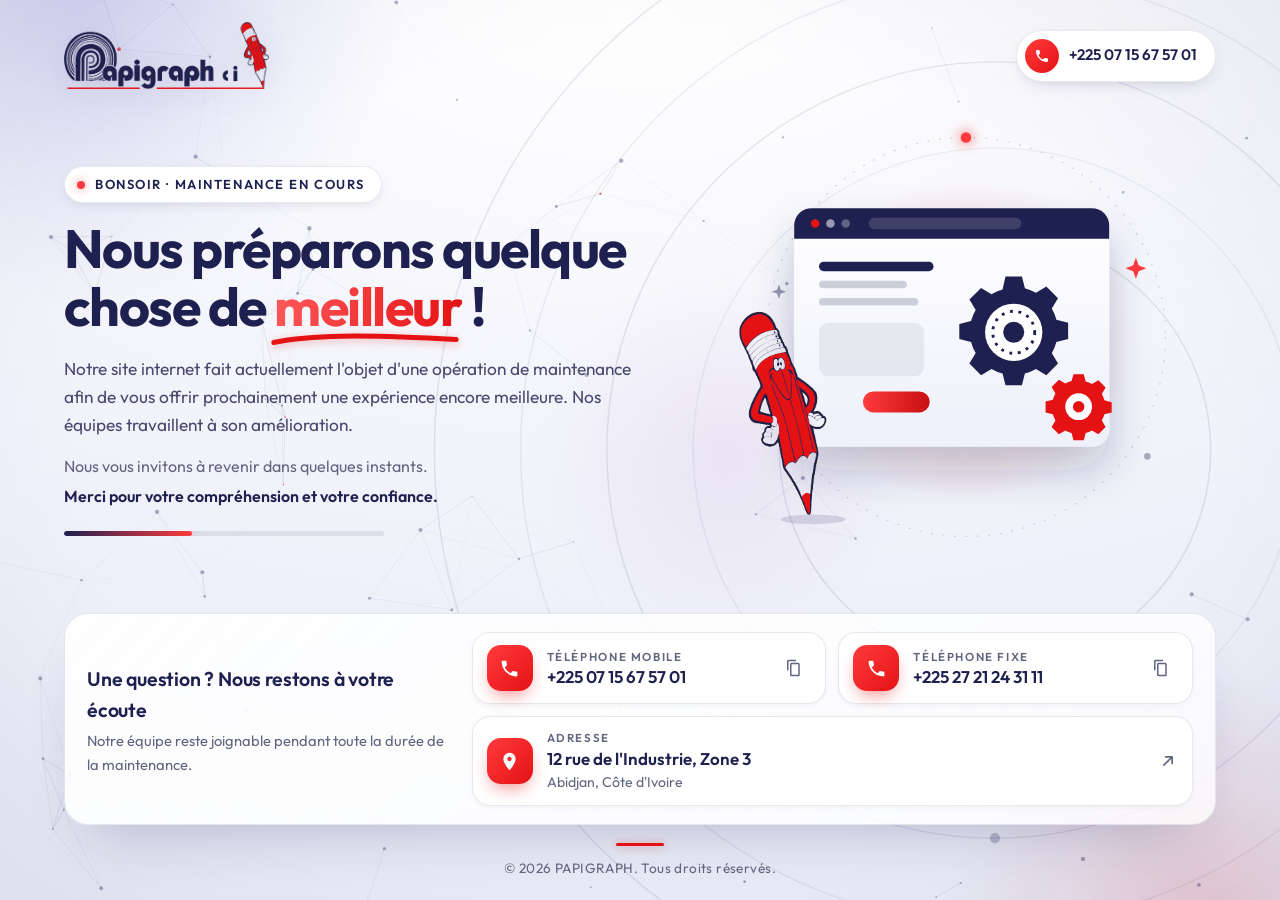
<file: index.html>
<!doctype html>
<html lang="fr">
<head>
  <meta charset="utf-8">
  <meta http-equiv="Content-Security-Policy" content="default-src 'self'; script-src 'self' 'sha256-AV9SrD7/dT5aFUNSB7tDu8uIsX/TkWcgGcZiML0Y3JE='; style-src 'self' 'unsafe-inline'; img-src 'self'; font-src 'self'; manifest-src 'self'; connect-src 'self'; object-src 'none'; base-uri 'self'; form-action 'none'; upgrade-insecure-requests">
  <meta name="referrer" content="strict-origin-when-cross-origin">
  <meta name="viewport" content="width=device-width, initial-scale=1, viewport-fit=cover">
  <title>PAPIGRAPH — Site en maintenance</title>
  <meta name="description" content="Le site de PAPIGRAPH fait actuellement l'objet d'une opération de maintenance. Nous restons joignables par téléphone au +225 07 15 67 57 01 ou au +225 27 21 24 31 11.">
  <meta name="theme-color" content="#F4F5FB">
  <meta name="color-scheme" content="light">
  <meta name="format-detection" content="telephone=no">

  <meta property="og:type" content="website">
  <meta property="og:site_name" content="PAPIGRAPH">
  <meta property="og:title" content="PAPIGRAPH — Nous préparons quelque chose de meilleur !">
  <meta property="og:description" content="Notre site internet est en maintenance. Merci pour votre compréhension et votre confiance.">
  <meta property="og:image" content="https://www.papigraph.com/assets/img/logo-papigraph.png">
  <meta property="og:locale" content="fr_FR">

  <link rel="icon" href="favicon.ico" sizes="any">
  <link rel="icon" type="image/png" sizes="32x32" href="assets/img/favicon-32.png">
  <link rel="apple-touch-icon" href="assets/img/apple-touch-icon.png">
  <link rel="manifest" href="site.webmanifest">

  <link rel="preload" href="assets/fonts/outfit-700.woff2" as="font" type="font/woff2" crossorigin>
  <link rel="preload" href="assets/fonts/outfit-400.woff2" as="font" type="font/woff2" crossorigin>
  <link rel="preload" as="image" href="assets/img/logo-papigraph.png">
  <link rel="stylesheet" href="assets/css/style.css">
  <script>
    /* L'intro de marque n'est jouée qu'une fois par visite */
    try { if (sessionStorage.getItem('pg-intro')) document.documentElement.className += ' intro-seen'; else sessionStorage.setItem('pg-intro', '1'); } catch (e) {}
  </script>
</head>
<body>
  <!-- ===== Intro de marque ===== -->
  <div class="intro" aria-hidden="true">
    <div class="intro__mark">
      <span class="intro__ring"></span>
      <span class="intro__ring"></span>
      <span class="intro__ring"></span>
      <img src="assets/img/logo-papigraph.png" width="918" height="301" alt="">
    </div>
  </div>

  <!-- ===== Décor d'arrière-plan ===== -->
  <div class="backdrop" aria-hidden="true">
    <div class="aurora aurora--1"></div>
    <div class="aurora aurora--2"></div>
    <div class="aurora aurora--3"></div>
    <svg class="rings" viewBox="0 0 800 800">
      <g fill="none" stroke="currentColor" stroke-linecap="round">
        <circle class="ring" style="--r:0" cx="400" cy="400" r="390" pathLength="1"/>
        <circle class="ring" style="--r:1" cx="400" cy="400" r="330" pathLength="1"/>
        <circle class="ring" style="--r:2" cx="400" cy="400" r="270" pathLength="1"/>
        <circle class="ring" style="--r:3" cx="400" cy="400" r="210" pathLength="1"/>
        <circle class="ring" style="--r:4" cx="400" cy="400" r="150" pathLength="1"/>
      </g>
      <g class="rings__dots" fill="currentColor">
        <circle cx="400" cy="10" r="4"/>
        <circle cx="730" cy="400" r="3"/>
        <circle cx="400" cy="670" r="3.5"/>
      </g>
    </svg>
    <canvas class="particles"></canvas>
    <div class="spotlight"></div>
    <div class="vignette"></div>
  </div>

  <div class="page">
    <!-- ===== Logo ===== -->
    <header class="brand reveal" style="--d:0">
      <img class="brand__logo" src="assets/img/logo-papigraph.png" width="918" height="301"
           alt="PAPIGRAPH" fetchpriority="high">
      <a class="brand__call" href="tel:+2250715675701">
        <span class="brand__call-icon"><svg viewBox="0 0 24 24" aria-hidden="true"><path d="M6.6 10.8a15.2 15.2 0 0 0 6.6 6.6l2.2-2.2a1 1 0 0 1 1-.25 11.4 11.4 0 0 0 3.6.57 1 1 0 0 1 1 1V20a1 1 0 0 1-1 1A17 17 0 0 1 3 4a1 1 0 0 1 1-1h3.5a1 1 0 0 1 1 1c0 1.25.2 2.45.57 3.57a1 1 0 0 1-.25 1z"/></svg></span>
        +225 07 15 67 57 01
      </a>
    </header>

    <!-- ===== Message ===== -->
    <main class="hero">
      <section class="hero__text">
        <p class="status reveal" style="--d:1">
          <span class="status__dot" aria-hidden="true"></span>
          <span><span class="status__hello" data-greeting></span>Maintenance en cours</span>
        </p>

        <h1 class="title">
          <span class="w" style="--i:0">Nous</span>
          <span class="w" style="--i:1">préparons</span>
          <span class="w" style="--i:2">quelque</span>
          <span class="w" style="--i:3">chose</span>
          <span class="w" style="--i:4">de</span>
          <span class="w title__accent" style="--i:5">meilleur<svg class="title__brush" viewBox="0 0 300 24" preserveAspectRatio="none" aria-hidden="true"><path d="M4 16C60 6 140 4 296 12" pathLength="1"/></svg></span>&nbsp;<span class="w" style="--i:6">!</span>
        </h1>

        <p class="lead reveal" style="--d:5">
          Notre site internet fait actuellement l'objet d'une opération de maintenance afin de vous
          offrir prochainement une expérience encore meilleure. Nos équipes travaillent à son amélioration.
        </p>

        <p class="invite reveal" style="--d:6">
          Nous vous invitons à revenir dans quelques instants.
          <strong>Merci pour votre compréhension et votre confiance.</strong>
        </p>

        <div class="progress reveal" style="--d:7" role="img" aria-label="Opérations d'amélioration en cours">
          <span class="progress__bar"></span>
        </div>
      </section>

      <!-- ===== Illustration ===== -->
      <figure class="hero__art reveal" style="--d:3" aria-hidden="true">
        <div class="art-halo"></div>
        <svg class="orbit" viewBox="0 0 400 400">
          <circle cx="200" cy="200" r="190" fill="none" stroke="currentColor" stroke-dasharray="2 9"/>
          <circle class="orbit__dot" cx="200" cy="10" r="5"/>
        </svg>
        <div class="art-tilt">
          <svg class="art" viewBox="0 0 440 380">
            <defs>
              <linearGradient id="g-screen" x1="0" y1="0" x2="0" y2="1">
                <stop offset="0" stop-color="#ffffff"/>
                <stop offset="1" stop-color="#EEF0FA"/>
              </linearGradient>
              <linearGradient id="g-bar" x1="0" y1="0" x2="1" y2="0">
                <stop offset="0" stop-color="#FF3B3D"/>
                <stop offset="1" stop-color="#C70F11"/>
              </linearGradient>
              <filter id="f-shadow" x="-20%" y="-20%" width="140%" height="160%">
                <feDropShadow dx="0" dy="24" stdDeviation="22" flood-color="#1E204F" flood-opacity=".22"/>
              </filter>
            </defs>

            <!-- Fenêtre de navigateur -->
            <g filter="url(#f-shadow)">
              <rect x="40" y="40" width="330" height="250" rx="18" fill="url(#g-screen)"/>
            </g>
            <path d="M58 40h294a18 18 0 0 1 18 18v14H40V58a18 18 0 0 1 18-18z" fill="#1E204F"/>
            <circle cx="62" cy="56" r="4.5" fill="#E51214"/>
            <circle cx="78" cy="56" r="4.5" fill="#fff" fill-opacity=".55"/>
            <circle cx="94" cy="56" r="4.5" fill="#fff" fill-opacity=".3"/>
            <rect x="118" y="50" width="160" height="12" rx="6" fill="#fff" fill-opacity=".14"/>

            <!-- Contenu en reconstruction -->
            <rect class="build build--1" x="66" y="96" width="120" height="10" rx="5" fill="#1E204F"/>
            <rect class="build build--2" x="66" y="116" width="92" height="8" rx="4" fill="#1E204F" fill-opacity=".2"/>
            <rect class="build build--3" x="66" y="134" width="104" height="8" rx="4" fill="#1E204F" fill-opacity=".2"/>
            <rect class="art__skeleton" x="66" y="160" width="110" height="56" rx="10" fill="#1E204F" fill-opacity=".07"/>
            <rect class="build build--4" x="112" y="232" width="70" height="22" rx="11" fill="url(#g-bar)"/>

            <!-- Engrenages -->
            <g class="gear gear--big" transform="translate(270 170)">
              <g>
                <path fill="#1E204F" d="M-8.6-58.5h17.2l3.1 12.3a46 46 0 0 1 11.6 4.8l10.9-6.5 12.2 12.2-6.5 10.9a46 46 0 0 1 4.8 11.6l12.3 3.1v17.2l-12.3 3.1a46 46 0 0 1-4.8 11.6l6.5 10.9-12.2 12.2-10.9-6.5a46 46 0 0 1-11.6 4.8l-3.1 12.3H-8.6l-3.1-12.3a46 46 0 0 1-11.6-4.8l-10.9 6.5-12.2-12.2 6.5-10.9a46 46 0 0 1-4.8-11.6l-12.3-3.1V-8.6l12.3-3.1a46 46 0 0 1 4.8-11.6l-6.5-10.9 12.2-12.2 10.9 6.5a46 46 0 0 1 11.6-4.8z"/>
                <circle r="30" fill="#fff"/>
                <circle r="22" fill="none" stroke="#1E204F" stroke-width="3" stroke-dasharray="3 6"/>
                <circle r="11" fill="#1E204F"/>
              </g>
            </g>
            <g class="gear gear--small" transform="translate(338 248)">
              <g>
                <path fill="#E51214" d="M-5.4-34h10.8l2 7.6a27 27 0 0 1 6.5 2.7l6.8-4 7.6 7.6-4 6.8a27 27 0 0 1 2.7 6.5l7.6 2v10.8l-7.6 2a27 27 0 0 1-2.7 6.5l4 6.8-7.6 7.6-6.8-4a27 27 0 0 1-6.5 2.7l-2 7.6H-5.4l-2-7.6a27 27 0 0 1-6.5-2.7l-6.8 4-7.6-7.6 4-6.8a27 27 0 0 1-2.7-6.5l-7.6-2V-5.4l7.6-2a27 27 0 0 1 2.7-6.5l-4-6.8 7.6-7.6 6.8 4a27 27 0 0 1 6.5-2.7z"/>
                <circle r="14" fill="#fff"/>
                <circle r="6" fill="#E51214"/>
              </g>
            </g>

            <!-- Trait dessiné par la mascotte -->
            <path class="scribble" d="M68 362c34-12 64 8 98-2s56-20 92-8 50 8 70 0" fill="none" stroke="#1E204F" stroke-opacity=".75" stroke-width="3" stroke-linecap="round"/>
            <ellipse class="mascot-shadow" cx="60" cy="366" rx="34" ry="5" fill="#1E204F" fill-opacity=".14"/>
            <!-- Mascotte officielle PAPIGRAPH -->
            <g class="mascot">
              <image href="assets/img/mascotte.png" x="-18" y="148" width="92" height="213"/>
            </g>

            <!-- Étincelles -->
            <g class="spark spark--1"><path d="M398 92l3 8 8 3-8 3-3 8-3-8-8-3 8-3z" fill="#FF3B3D"/></g>
            <g class="spark spark--2"><path d="M24 120l2 5.5 5.5 2-5.5 2-2 5.5-2-5.5-5.5-2 5.5-2z" fill="#1E204F" fill-opacity=".45"/></g>
            <g class="spark spark--3"><circle cx="410" cy="300" r="3.5" fill="#1E204F" fill-opacity=".35"/></g>
          </svg>
        </div>
      </figure>
    </main>

    <!-- ===== Contact ===== -->
    <section class="contact reveal" style="--d:8" aria-labelledby="contact-title">
      <div class="contact__head">
        <h2 id="contact-title" class="contact__title">Une question&nbsp;? Nous restons à votre écoute</h2>
        <p class="contact__sub">Notre équipe reste joignable pendant toute la durée de la maintenance.</p>
      </div>
      <ul class="contact__list">
        <li class="card">
          <a class="card__main" href="tel:+2250715675701">
            <span class="card__icon" aria-hidden="true">
              <svg viewBox="0 0 24 24"><path d="M6.6 10.8a15.2 15.2 0 0 0 6.6 6.6l2.2-2.2a1 1 0 0 1 1-.25 11.4 11.4 0 0 0 3.6.57 1 1 0 0 1 1 1V20a1 1 0 0 1-1 1A17 17 0 0 1 3 4a1 1 0 0 1 1-1h3.5a1 1 0 0 1 1 1c0 1.25.2 2.45.57 3.57a1 1 0 0 1-.25 1z"/></svg>
            </span>
            <span class="card__body">
              <span class="card__label">Téléphone mobile</span>
              <span class="card__value">+225 07 15 67 57 01</span>
            </span>
          </a>
          <button class="card__btn" type="button" data-copy="+225 07 15 67 57 01" aria-label="Copier le numéro de téléphone mobile" title="Copier le numéro">
            <svg viewBox="0 0 24 24" aria-hidden="true"><path d="M16 1H6a2 2 0 0 0-2 2v12h2V3h10V1zm3 4H10a2 2 0 0 0-2 2v14a2 2 0 0 0 2 2h9a2 2 0 0 0 2-2V7a2 2 0 0 0-2-2zm0 16H10V7h9v14z"/></svg>
          </button>
        </li>
        <li class="card">
          <a class="card__main" href="tel:+2252721243111">
            <span class="card__icon" aria-hidden="true">
              <svg viewBox="0 0 24 24"><path d="M6.6 10.8a15.2 15.2 0 0 0 6.6 6.6l2.2-2.2a1 1 0 0 1 1-.25 11.4 11.4 0 0 0 3.6.57 1 1 0 0 1 1 1V20a1 1 0 0 1-1 1A17 17 0 0 1 3 4a1 1 0 0 1 1-1h3.5a1 1 0 0 1 1 1c0 1.25.2 2.45.57 3.57a1 1 0 0 1-.25 1z"/></svg>
            </span>
            <span class="card__body">
              <span class="card__label">Téléphone fixe</span>
              <span class="card__value">+225 27 21 24 31 11</span>
            </span>
          </a>
          <button class="card__btn" type="button" data-copy="+225 27 21 24 31 11" aria-label="Copier le numéro de téléphone fixe" title="Copier le numéro">
            <svg viewBox="0 0 24 24" aria-hidden="true"><path d="M16 1H6a2 2 0 0 0-2 2v12h2V3h10V1zm3 4H10a2 2 0 0 0-2 2v14a2 2 0 0 0 2 2h9a2 2 0 0 0 2-2V7a2 2 0 0 0-2-2zm0 16H10V7h9v14z"/></svg>
          </button>
        </li>
        <li class="card card--wide">
          <a class="card__main" href="https://www.google.com/maps/search/?api=1&amp;query=12%20rue%20de%20l%27Industrie%2C%20Zone%203%2C%20Abidjan%2C%20C%C3%B4te%20d%27Ivoire"
             target="_blank" rel="noopener">
            <span class="card__icon" aria-hidden="true">
              <svg viewBox="0 0 24 24"><path d="M12 2a7 7 0 0 0-7 7c0 5.25 7 13 7 13s7-7.75 7-13a7 7 0 0 0-7-7zm0 9.5A2.5 2.5 0 1 1 12 6.5a2.5 2.5 0 0 1 0 5z"/></svg>
            </span>
            <span class="card__body">
              <span class="card__label">Adresse</span>
              <span class="card__value card__value--wrap">12 rue de l'Industrie, Zone&nbsp;3</span>
              <span class="card__hint">Abidjan, Côte d'Ivoire</span>
            </span>
            <span class="card__arrow" aria-hidden="true">
              <svg viewBox="0 0 24 24"><path d="M7 17L17 7M9 7h8v8" fill="none" stroke="currentColor" stroke-width="2" stroke-linecap="round" stroke-linejoin="round"/></svg>
            </span>
          </a>
        </li>
      </ul>
    </section>

    <footer class="footer reveal" style="--d:9">
      <span class="footer__line" aria-hidden="true"></span>
      <p>© 2026 PAPIGRAPH. Tous droits réservés.</p>
    </footer>
  </div>

  <a class="callbar" href="tel:+2250715675701">
    <svg viewBox="0 0 24 24" aria-hidden="true"><path d="M6.6 10.8a15.2 15.2 0 0 0 6.6 6.6l2.2-2.2a1 1 0 0 1 1-.25 11.4 11.4 0 0 0 3.6.57 1 1 0 0 1 1 1V20a1 1 0 0 1-1 1A17 17 0 0 1 3 4a1 1 0 0 1 1-1h3.5a1 1 0 0 1 1 1c0 1.25.2 2.45.57 3.57a1 1 0 0 1-.25 1z"/></svg>
    Appeler PAPIGRAPH
  </a>

  <div class="toast" role="status" aria-live="polite"></div>

  <script src="assets/js/main.js" defer></script>
</body>
</html>
</file>
<file: assets/css/style.css>
/* ==========================================================================
   PAPIGRAPH — Page de maintenance
   Couleurs extraites du logo officiel : bleu marine #1E204F · rouge #E51214
   ========================================================================== */

/* Police Outfit hébergée localement : 3 graisses statiques (compatibles avec tous les navigateurs) */
@font-face {
  font-family: "Outfit";
  font-style: normal;
  font-weight: 400;
  font-display: swap;
  src: url("../fonts/outfit-400.woff2") format("woff2");
}
@font-face {
  font-family: "Outfit";
  font-style: normal;
  font-weight: 600;
  font-display: swap;
  src: url("../fonts/outfit-600.woff2") format("woff2");
}
@font-face {
  font-family: "Outfit";
  font-style: normal;
  font-weight: 700;
  font-display: swap;
  src: url("../fonts/outfit-700.woff2") format("woff2");
}

:root {
  --navy: #1E204F;
  --navy-deep: #101137;
  --navy-abyss: #0A0B26;
  --indigo: #3B3F9E;
  --red: #E51214;
  --red-bright: #FF3B3D;

  --white: #FFFFFF;
  --ink: #1E204F;
  --text: #474A6E;
  --muted: #62657F;
  --bg: #F4F5FB;
  --glass: rgba(255, 255, 255, .78);
  --glass-strong: #FFFFFF;
  --glass-line: rgba(30, 32, 79, .10);

  --radius: 18px;
  --font: "Outfit", system-ui, -apple-system, "Segoe UI", Roboto, "Helvetica Neue", Arial, sans-serif;
  --ease: cubic-bezier(.22, .8, .24, 1);
  --ease-out: cubic-bezier(.16, 1, .3, 1);
}

*,
*::before,
*::after { box-sizing: border-box; }

html { -webkit-text-size-adjust: 100%; text-size-adjust: 100%; }

body {
  margin: 0;
  min-height: 100vh;
  min-height: 100dvh;
  font-family: var(--font);
  font-size: 1rem;
  line-height: 1.6;
  color: var(--text);
  background: var(--bg);
  -webkit-font-smoothing: antialiased;
  -moz-osx-font-smoothing: grayscale;
  overflow-x: hidden;
}

img, svg { display: block; max-width: 100%; }
a { color: inherit; }
::selection { background: var(--red); color: #fff; }

/* --------------------------------------------------------------------------
   Arrière-plan immersif
   -------------------------------------------------------------------------- */
.backdrop {
  position: fixed;
  inset: -24px;
  z-index: 0;
  overflow: hidden;
  pointer-events: none;
  background:
    radial-gradient(120% 90% at 50% 0%, #FFFFFF 0%, #F4F5FB 50%, #E9EBF7 100%);
  transform: translate3d(var(--px, 0), var(--py, 0), 0);
  transition: transform 1s var(--ease);
}

.aurora {
  position: absolute;
  border-radius: 50%;
  will-change: transform;
}
.aurora--1 {
  width: 52vmax; height: 52vmax;
  top: -26vmax; left: -18vmax;
  background: radial-gradient(circle, rgba(75, 82, 210, .22) 0%, rgba(75, 82, 210, .07) 40%, rgba(75, 82, 210, 0) 70%);
  animation: drift-1 24s ease-in-out infinite alternate;
}
.aurora--2 {
  width: 40vmax; height: 40vmax;
  bottom: -20vmax; right: -12vmax;
  background: radial-gradient(circle, rgba(229, 18, 20, .16) 0%, rgba(229, 18, 20, .05) 40%, rgba(229, 18, 20, 0) 70%);
  animation: drift-2 28s ease-in-out infinite alternate;
}
.aurora--3 {
  width: 30vmax; height: 30vmax;
  top: 30%; left: 42%;
  background: radial-gradient(circle, rgba(140, 60, 170, .08) 0%, rgba(140, 60, 170, 0) 70%);
  animation: drift-3 32s ease-in-out infinite alternate;
}

/* Anneaux concentriques : écho au monogramme « P » du logo */
.rings {
  position: absolute;
  width: min(1150px, 135vmax);
  height: auto;
  top: 50%; right: -20%;
  color: var(--navy);
  transform: translateY(-50%);
}
.rings > g:first-child { transform-origin: 400px 400px; animation: rotate 180s linear infinite; }
.ring {
  stroke-width: 1;
  stroke-opacity: .10;
  stroke-dasharray: 1;
  stroke-dashoffset: 1;
  animation: ring-draw 2.6s var(--ease-out) forwards;
  animation-delay: calc(var(--r) * 160ms + 200ms + var(--intro, 0s));
}
.ring:nth-child(2) { stroke-opacity: .07; }
.ring:nth-child(4) { stroke-opacity: .06; }
.rings__dots {
  opacity: .25;
  transform-origin: 400px 400px;
  animation: rotate 60s linear infinite;
}

.particles {
  position: absolute;
  inset: 0;
  width: 100%;
  height: 100%;
  opacity: 0;
  transition: opacity 1.6s var(--ease);
}
.particles.is-on { opacity: 1; }

.spotlight {
  position: absolute;
  inset: 0;
  opacity: 0;
  background: radial-gradient(520px circle at var(--mx, 50%) var(--my, 50%), rgba(90, 100, 230, .07), transparent 60%);
  transition: opacity .6s var(--ease);
}
.has-pointer .spotlight { opacity: 1; }

.vignette {
  position: absolute;
  inset: 0;
  background: radial-gradient(ellipse at center, transparent 60%, rgba(30, 32, 79, .06) 100%);
}

/* --------------------------------------------------------------------------
   Structure
   -------------------------------------------------------------------------- */
.page {
  position: relative;
  z-index: 1;
  width: 100%;
  max-width: 1200px;
  min-height: 100vh;
  min-height: 100dvh;
  margin: 0 auto;
  padding:
    max(26px, env(safe-area-inset-top))
    max(24px, env(safe-area-inset-right))
    max(20px, env(safe-area-inset-bottom))
    max(24px, env(safe-area-inset-left));
  display: flex;
  flex-direction: column;
  gap: clamp(22px, 3.6vh, 44px);
}

/* En-tête : logo + accès direct au téléphone */
.brand {
  display: flex;
  align-items: center;
  justify-content: space-between;
  gap: 16px;
}
.brand__logo {
  width: clamp(180px, 20vw, 250px);
  height: auto;
  filter: drop-shadow(0 6px 14px rgba(30, 32, 79, .10));
}
.brand__call {
  display: inline-flex;
  align-items: center;
  gap: 10px;
  padding: 8px 18px 8px 8px;
  font-size: .95rem;
  font-weight: 600;
  color: var(--navy);
  text-decoration: none;
  white-space: nowrap;
  background: #fff;
  border: 1px solid var(--glass-line);
  border-radius: 999px;
  box-shadow: 0 6px 18px -10px rgba(30, 32, 79, .35);
  transition: transform .35s var(--ease), box-shadow .35s var(--ease), color .35s var(--ease);
}
.brand__call:hover { transform: translateY(-2px); color: var(--red); box-shadow: 0 12px 26px -12px rgba(229, 18, 20, .45); }
.brand__call:focus-visible { outline: 2px solid var(--red); outline-offset: 3px; }
.brand__call-icon {
  display: grid;
  place-items: center;
  width: 34px; height: 34px;
  border-radius: 50%;
  background: linear-gradient(135deg, var(--red-bright), var(--red));
}
.brand__call-icon svg { width: 16px; height: 16px; fill: #fff; }
.brand__call:hover .brand__call-icon { animation: ring-phone .8s ease-in-out; }

/* Bloc principal */
.hero {
  flex: 1;
  display: grid;
  grid-template-columns: minmax(0, 1.08fr) minmax(0, .92fr);
  align-items: center;
  gap: clamp(24px, 5vw, 72px);
}

.status {
  display: inline-flex;
  align-items: center;
  gap: 10px;
  margin: 0 0 22px;
  padding: 7px 16px 7px 12px;
  font-size: .8125rem;
  font-weight: 600;
  letter-spacing: .12em;
  text-transform: uppercase;
  color: var(--navy);
  background: #fff;
  box-shadow: 0 4px 14px -6px rgba(30, 32, 79, .2);
  border: 1px solid var(--glass-line);
  border-radius: 999px;
}
.status__dot {
  position: relative;
  width: 8px; height: 8px;
  border-radius: 50%;
  background: var(--red-bright);
  box-shadow: 0 0 10px rgba(255, 59, 61, .6);
}
.status__dot::after {
  content: "";
  position: absolute;
  inset: -5px;
  border-radius: 50%;
  border: 2px solid var(--red-bright);
  opacity: 0;
  animation: ping 2.2s var(--ease) infinite;
}

/* Titre : apparition mot à mot */
.title {
  margin: 0 0 24px;
  font-size: clamp(2.1rem, 4.6vw, 3.7rem);
  font-weight: 700;
  line-height: 1.08;
  letter-spacing: -.028em;
  color: var(--ink);
  text-wrap: balance;
}
.w {
  display: inline-block;
  opacity: 0;
  filter: blur(6px);
  transform: translateY(.45em);
  animation: word-in .9s var(--ease-out) forwards;
  animation-delay: calc(var(--i) * 90ms + 350ms + var(--intro, 0s));
}
.title__accent {
  position: relative;
  white-space: nowrap;
  color: var(--red-bright);
  background: linear-gradient(100deg, #FF5A5C 0%, #E51214 45%, #FF3B3D 70%, #E51214 100%);
  background-size: 220% 100%;
  -webkit-background-clip: text;
          background-clip: text;
  -webkit-text-fill-color: transparent;
  animation: word-in .9s var(--ease-out) forwards, sheen 6s 2s ease-in-out infinite;
  animation-delay: calc(var(--i) * 90ms + 350ms + var(--intro, 0s)), 2s;
  padding-bottom: .04em;
}
.title__brush {
  position: absolute;
  left: -2%;
  bottom: -.2em;
  width: 104%;
  height: .32em;
  overflow: visible;
}
.title__brush path {
  fill: none;
  stroke: var(--red);
  stroke-width: 7;
  stroke-linecap: round;
  stroke-dasharray: 1;
  stroke-dashoffset: 1;
  filter: drop-shadow(0 3px 6px rgba(229, 18, 20, .3));
  animation: brush 1s var(--ease-out) forwards;
  animation-delay: calc(1.3s + var(--intro, 0s));
}

.lead {
  margin: 0 0 16px;
  max-width: 34em;
  font-size: clamp(1.02rem, 1.35vw, 1.15rem);
  font-weight: 400;
  color: var(--text);
  text-wrap: pretty;
}

.invite {
  margin: 0 0 30px;
  max-width: 34em;
  font-size: clamp(.98rem, 1.25vw, 1.06rem);
  color: var(--muted);
  text-wrap: pretty;
}
.invite strong {
  display: block;
  margin-top: 4px;
  font-weight: 600;
  color: var(--navy);
}

/* Barre de progression indéterminée */
.progress {
  position: relative;
  width: min(320px, 100%);
  height: 5px;
  overflow: hidden;
  border-radius: 999px;
  background: rgba(30, 32, 79, .09);
}
.progress__bar {
  position: absolute;
  top: 0; bottom: 0;
  width: 40%;
  border-radius: inherit;
  background: linear-gradient(90deg, var(--navy), var(--red-bright));
  box-shadow: 0 0 12px rgba(255, 59, 61, .45);
  animation: progress 2.2s var(--ease) infinite;
}

/* --------------------------------------------------------------------------
   Illustration
   -------------------------------------------------------------------------- */
.hero__art {
  position: relative;
  margin: 0;
  justify-self: center;
  width: 100%;
  max-width: 470px;
  aspect-ratio: 440 / 380;
}
.art-halo {
  position: absolute;
  inset: 4% 6% 10%;
  border-radius: 50%;
  background: radial-gradient(circle, rgba(110, 120, 255, .22) 0%, rgba(110, 120, 255, .08) 35%, rgba(229, 18, 20, .05) 50%, transparent 70%);
  animation: breathe 6s ease-in-out infinite;
}
.orbit {
  position: absolute;
  left: 50%; top: 46%;
  width: 104%;
  height: auto;
  color: rgba(30, 32, 79, .18);
  transform: translate(-50%, -50%);
  overflow: visible;
}
.orbit circle:first-child { transform-origin: 200px 200px; animation: rotate 90s linear infinite; }
.orbit__dot {
  fill: var(--red-bright);
  filter: drop-shadow(0 0 6px var(--red-bright));
  transform-origin: 200px 200px;
  animation: rotate 14s linear infinite;
}
.art-tilt {
  position: relative;
  transform: perspective(900px) rotateX(var(--rx, 0deg)) rotateY(var(--ry, 0deg));
  transition: transform .6s var(--ease);
  transform-style: preserve-3d;
}
.art { width: 100%; height: auto; overflow: visible; }

.gear > g { transform-box: fill-box; transform-origin: center; }
.gear--big > g   { animation: rotate 14s linear infinite; }
.gear--small > g { animation: rotate-rev 9.33s linear infinite; }

.build { transform-box: fill-box; transform-origin: left center; animation: build 5s var(--ease-out) infinite; }
.build--2 { animation-delay: .15s; }
.build--3 { animation-delay: .3s; }
.build--4 { animation-delay: .45s; }
.art__skeleton { animation: shimmer 2.6s ease-in-out infinite; }

.mascot {
  transform-box: fill-box;
  transform-origin: 85% 100%;
  animation: write 4.5s ease-in-out infinite;
}
.mascot-shadow { transform-box: fill-box; transform-origin: center; animation: shadow 4.5s ease-in-out infinite; }
.scribble {
  stroke-dasharray: 330;
  stroke-dashoffset: 330;
  animation: draw 4.5s var(--ease) infinite;
}
.spark { transform-box: fill-box; transform-origin: center; animation: twinkle 3.2s ease-in-out infinite; }
.spark--2 { animation-delay: 1.1s; }
.spark--3 { animation-delay: 2s; }

/* --------------------------------------------------------------------------
   Contact
   -------------------------------------------------------------------------- */
.contact {
  position: relative;
  display: grid;
  grid-template-columns: minmax(0, .8fr) minmax(0, 1.6fr);
  align-items: center;
  gap: 24px;
  padding: clamp(20px, 2.6vw, 28px);
  background: linear-gradient(135deg, rgba(255, 255, 255, .92), rgba(255, 255, 255, .78));
  border: 1px solid var(--glass-line);
  border-radius: calc(var(--radius) + 6px);
  box-shadow: 0 30px 60px -30px rgba(30, 32, 79, .28), inset 0 1px 0 #fff;
}
.contact__title {
  margin: 0 0 4px;
  font-size: clamp(1.05rem, 1.6vw, 1.22rem);
  font-weight: 600;
  letter-spacing: -.01em;
  color: var(--ink);
}
.contact__sub {
  margin: 0;
  font-size: .92rem;
  color: var(--muted);
}
.contact__list {
  list-style: none;
  margin: 0;
  padding: 0;
  display: grid;
  grid-template-columns: repeat(2, minmax(0, 1fr));
  gap: 12px;
}

.card {
  position: relative;
  display: flex;
  align-items: stretch;
  background: #fff;
  border: 1px solid var(--glass-line);
  border-radius: var(--radius);
  box-shadow: 0 2px 8px -4px rgba(30, 32, 79, .12);
  transition: transform .4s var(--ease), background-color .4s var(--ease), border-color .4s var(--ease), box-shadow .4s var(--ease);
}
.card::before {
  /* Bordure lumineuse au survol */
  content: "";
  position: absolute;
  inset: -1px;
  border-radius: inherit;
  padding: 1px;
  background: linear-gradient(135deg, rgba(255, 59, 61, .9), rgba(120, 130, 255, .6) 60%, transparent);
  -webkit-mask: linear-gradient(#000 0 0) content-box, linear-gradient(#000 0 0);
  -webkit-mask-composite: xor;
          mask-composite: exclude;
  opacity: 0;
  transition: opacity .4s var(--ease);
  pointer-events: none;
}
.card:hover {
  transform: translateY(-3px);
  background: var(--glass-strong);
  box-shadow: 0 18px 40px -16px rgba(30, 32, 79, .35);
}
.card:hover::before { opacity: 1; }
.card--wide { grid-column: 1 / -1; }

.card__main {
  flex: 1;
  min-width: 0;
  display: flex;
  align-items: center;
  gap: 14px;
  padding: 14px 16px;
  text-decoration: none;
  border-radius: var(--radius);
}
.card__main:focus-visible,
.card__btn:focus-visible {
  outline: 2px solid var(--red-bright);
  outline-offset: 2px;
}
.card__icon {
  flex: none;
  display: grid;
  place-items: center;
  width: 46px; height: 46px;
  border-radius: 14px;
  background: linear-gradient(135deg, var(--red-bright), var(--red));
  box-shadow: 0 8px 18px -6px rgba(229, 18, 20, .55);
  transition: transform .4s var(--ease);
}
.card:hover .card__icon { transform: scale(1.06) rotate(-4deg); }
.card__icon svg { width: 21px; height: 21px; fill: #fff; }

.card__body { display: flex; flex-direction: column; min-width: 0; }
.card__label {
  font-size: .72rem;
  font-weight: 600;
  letter-spacing: .14em;
  text-transform: uppercase;
  color: var(--muted);
}
.card__value {
  white-space: nowrap;
  font-size: 1.06rem;
  font-weight: 600;
  color: var(--ink);
  line-height: 1.35;
}
.card__value--wrap { white-space: normal; }
.card__hint { font-size: .88rem; color: var(--muted); }

.card__arrow {
  flex: none;
  margin-left: auto;
  width: 20px; height: 20px;
  color: var(--muted);
  transition: transform .4s var(--ease), color .4s var(--ease);
}
.card:hover .card__arrow { color: var(--red); transform: translate(2px, -2px); }

.card__btn {
  flex: none;
  display: grid;
  place-items: center;
  width: 48px;
  margin: 8px 8px 8px 0;
  padding: 0;
  color: var(--muted);
  background: transparent;
  border: 1px solid transparent;
  border-radius: 12px;
  cursor: pointer;
  transition: color .3s var(--ease), background-color .3s var(--ease), border-color .3s var(--ease);
}
.card__btn svg { width: 18px; height: 18px; fill: currentColor; }
.card__btn:hover { color: var(--navy); background: rgba(30, 32, 79, .06); border-color: var(--glass-line); }

/* Notification « numéro copié » */
.toast {
  position: fixed;
  left: 50%;
  bottom: max(24px, env(safe-area-inset-bottom));
  z-index: 10;
  padding: 10px 18px;
  font-size: .92rem;
  font-weight: 600;
  color: #fff;
  background: var(--navy);
  border-radius: 999px;
  box-shadow: 0 16px 40px -12px rgba(30, 32, 79, .6);
  opacity: 0;
  transform: translate(-50%, 16px);
  transition: opacity .35s var(--ease), transform .35s var(--ease);
  pointer-events: none;
}
.toast:empty { display: none; }
.toast.is-visible { opacity: 1; transform: translate(-50%, 0); }

/* Barre d'appel fixe (mobile) */
.callbar {
  position: fixed;
  left: 50%;
  bottom: max(16px, env(safe-area-inset-bottom));
  z-index: 9;
  display: none;
  align-items: center;
  justify-content: center;
  gap: 10px;
  width: min(calc(100% - 32px), 360px);
  padding: 15px 22px;
  font-size: 1rem;
  font-weight: 600;
  color: #fff;
  text-decoration: none;
  background: linear-gradient(135deg, var(--red-bright), var(--red));
  border-radius: 999px;
  box-shadow: 0 14px 30px -10px rgba(229, 18, 20, .6), 0 0 0 4px rgba(255, 255, 255, .7);
  transform: translateX(-50%);
  transition: transform .45s var(--ease), opacity .45s var(--ease);
  animation: reveal-bar .8s var(--ease-out) both;
  animation-delay: calc(1.2s + var(--intro, 0s));
}
.callbar svg { width: 18px; height: 18px; fill: #fff; animation: ring-phone 1s ease-in-out 3s 2; }
.callbar.is-hidden { opacity: 0; transform: translate(-50%, 140%); pointer-events: none; }
@keyframes reveal-bar { from { opacity: 0; transform: translate(-50%, 140%); } to { opacity: 1; transform: translateX(-50%); } }

/* --------------------------------------------------------------------------
   Intro de marque (environ 1,3 s, une fois par visite)
   -------------------------------------------------------------------------- */
html:not(.intro-seen) { --intro: .8s; }
.intro {
  position: fixed;
  inset: 0;
  z-index: 50;
  display: grid;
  place-items: center;
  background: radial-gradient(circle at 50% 45%, #FFFFFF 0%, #F1F2FA 100%);
  animation: intro-out .45s .75s var(--ease) forwards;
  pointer-events: none;
}
.intro-seen .intro { display: none; }
.intro__mark {
  position: relative;
  display: grid;
  place-items: center;
  width: min(300px, 70vw);
  aspect-ratio: 918 / 301;
}
.intro__mark img {
  width: 100%; height: auto;
  animation: intro-mark .75s var(--ease-out) both;
}
.intro__ring {
  position: absolute;
  left: 50%; top: 50%;
  width: 340px; height: 340px;
  margin: -170px 0 0 -170px;
  border-radius: 50%;
  border: 2px solid var(--navy);
  opacity: 0;
  animation: intro-ring .9s var(--ease-out) forwards;
}
.intro__ring:nth-child(2) { border-color: var(--red); animation-delay: .1s; }
.intro__ring:nth-child(3) { animation-delay: .2s; }

/* --------------------------------------------------------------------------
   Pied de page
   -------------------------------------------------------------------------- */
.footer {
  display: flex;
  flex-direction: column;
  align-items: center;
  gap: 12px;
  text-align: center;
}
.footer__line {
  width: 48px; height: 3px;
  border-radius: 3px;
  background: var(--red);
  box-shadow: 0 0 10px rgba(229, 18, 20, .4);
}
.footer p {
  margin: 0;
  font-size: .85rem;
  letter-spacing: .03em;
  color: var(--muted);
}

/* --------------------------------------------------------------------------
   Apparition progressive
   -------------------------------------------------------------------------- */
.reveal {
  opacity: 0;
  transform: translateY(16px);
  animation: reveal 1s var(--ease-out) forwards;
  animation-delay: calc(var(--d, 0) * 110ms + 100ms + var(--intro, 0s));
}

/* --------------------------------------------------------------------------
   Animations
   -------------------------------------------------------------------------- */
@keyframes reveal     { to { opacity: 1; transform: none; } }
@keyframes word-in    { to { opacity: 1; filter: blur(0); transform: none; } }
@keyframes rotate     { to { transform: rotate(360deg); } }
@keyframes rotate-rev { to { transform: rotate(-360deg); } }
@keyframes ring-draw  { to { stroke-dashoffset: 0; } }
@keyframes drift-1    { to { transform: translate3d(8vmax, 6vmax, 0) scale(1.1); } }
@keyframes drift-2    { to { transform: translate3d(-7vmax, -5vmax, 0) scale(1.15); } }
@keyframes drift-3    { to { transform: translate3d(-10vmax, 8vmax, 0) scale(.9); } }
@keyframes ping       { 0% { transform: scale(.4); opacity: .9; } 80%, 100% { transform: scale(1.7); opacity: 0; } }
@keyframes brush      { to { stroke-dashoffset: 0; } }
@keyframes sheen      { 0%, 100% { background-position: 0% 0; } 50% { background-position: 100% 0; } }
@keyframes shine      { 0%, 70% { left: -60%; } 100% { left: 130%; } }
@keyframes progress   { 0% { left: -40%; } 100% { left: 100%; } }
@keyframes shimmer    { 0%, 100% { fill-opacity: .06; } 50% { fill-opacity: .14; } }
@keyframes build      { 0% { transform: scaleX(0); } 25%, 85% { transform: scaleX(1); } 100% { transform: scaleX(1); } }
@keyframes float      { 0%, 100% { transform: translate(0, 0); } 50% { transform: translate(6px, -6px); } }
@keyframes draw       { 0% { stroke-dashoffset: 330; opacity: 1; } 60% { stroke-dashoffset: 0; opacity: 1; } 85%, 100% { stroke-dashoffset: 0; opacity: 0; } }
@keyframes write      { 0%, 100% { transform: rotate(0deg) translate(0, 0); } 15% { transform: rotate(-4deg) translate(0, -6px); } 30% { transform: rotate(3deg) translate(4px, 0); } 45% { transform: rotate(-2deg) translate(8px, -3px); } 60% { transform: rotate(2deg) translate(12px, 0); } 80% { transform: rotate(0deg) translate(4px, -8px); } }
@keyframes shadow     { 0%, 100% { transform: scaleX(1); opacity: 1; } 15%, 80% { transform: scaleX(.85); opacity: .7; } }
@keyframes ring-phone { 0%, 100% { transform: rotate(0); } 20%, 60% { transform: rotate(-14deg); } 40%, 80% { transform: rotate(14deg); } }
@keyframes intro-out  { to { opacity: 0; visibility: hidden; } }
@keyframes intro-mark { 0% { opacity: 0; transform: scale(.6); } 40% { opacity: 1; transform: scale(1); } 100% { opacity: 1; transform: scale(1.04); } }
@keyframes intro-ring { 0% { opacity: .7; transform: scale(.5); } 100% { opacity: 0; transform: scale(1.9); } }
@keyframes twinkle    { 0%, 100% { opacity: 1; transform: scale(1); } 50% { opacity: .35; transform: scale(.7); } }
@keyframes breathe    { 0%, 100% { opacity: .75; transform: scale(1); } 50% { opacity: 1; transform: scale(1.06); } }

/* --------------------------------------------------------------------------
   Responsive
   -------------------------------------------------------------------------- */
@media (max-width: 1024px) {
  .contact { grid-template-columns: 1fr; gap: 16px; }
}

@media (max-width: 900px) {
  .hero {
    grid-template-columns: 1fr;
    text-align: center;
    gap: 8px;
  }
  .hero__text { display: flex; flex-direction: column; align-items: center; }
  .hero__art { order: -1; max-width: 340px; }
  .brand { justify-content: space-between; }
  .lead, .invite { margin-left: auto; margin-right: auto; }
  .rings { right: 50%; top: 28%; transform: translate(50%, -50%); }
  .contact__head { text-align: center; }
}

@media (max-width: 640px) {
  .page { gap: 22px; padding-bottom: calc(96px + env(safe-area-inset-bottom)); }
  .brand { justify-content: center; }
  .brand__call { display: none; }
  .brand__logo { width: 180px; }
  .callbar { display: inline-flex; }
  .toast { bottom: calc(92px + env(safe-area-inset-bottom)); }
  .hero { flex: none; }
  .hero__art { max-width: 240px; margin-top: -8px; margin-bottom: -4px; }
  .status { margin-bottom: 16px; font-size: .74rem; letter-spacing: .08em; }
  .title { margin-bottom: 20px; }
  .invite { margin-bottom: 24px; }
  .contact__list { grid-template-columns: 1fr; }
  .card__arrow { display: none; }
  .footer { margin-top: auto; }
}

@media (max-width: 360px) {
  .page { padding-left: 16px; padding-right: 16px; }
  .card__value { font-size: .98rem; }
  .card__main { gap: 12px; padding: 12px; }
}

/* Écrans larges et peu hauts (portables) */
@media (min-width: 901px) and (max-height: 940px) {
  .page { gap: 18px; padding-top: 22px; }
  .brand__logo { width: clamp(170px, 16vw, 220px); }
  .status { margin-bottom: 16px; }
  .title { margin-bottom: 18px; font-size: clamp(2.1rem, 4.2vw, 3.4rem); }
  .invite { margin-bottom: 22px; }
  .hero__art { max-width: 420px; }
  .contact { padding: 18px 22px; }
  .card__main { padding: 12px 14px; }
}

/* Portables à écran peu haut (1280×720, 1366×768) */
@media (min-width: 901px) and (max-height: 780px) {
  .page { gap: 12px; padding-top: 18px; padding-bottom: 14px; }
  .title { font-size: clamp(2rem, 3.8vw, 3.1rem); margin-bottom: 14px; }
  .lead { margin-bottom: 10px; }
  .invite { margin-bottom: 18px; }
  .hero__art { max-width: 360px; }
  .footer { gap: 8px; }
}

/* Smartphones en mode paysage : texte et illustration côte à côte */
@media (max-height: 520px) and (orientation: landscape) {
  .page { gap: 16px; padding-top: 14px; padding-bottom: 16px; }
  .brand { justify-content: space-between; }
  .brand__logo { width: 150px; }
  .brand__call { display: inline-flex; font-size: .85rem; padding: 6px 14px 6px 6px; }
  .brand__call-icon { width: 28px; height: 28px; }
  .hero {
    grid-template-columns: minmax(0, 1.4fr) minmax(0, 1fr);
    text-align: left;
    gap: 20px;
  }
  .hero__text { align-items: flex-start; }
  .hero__art { order: 0; max-width: 250px; margin: 0; }
  .lead, .invite { margin-left: 0; margin-right: 0; }
  .title { font-size: 1.8rem; margin-bottom: 12px; }
  .lead { font-size: .95rem; margin-bottom: 8px; }
  .invite { font-size: .92rem; margin-bottom: 14px; }
  .status { margin-bottom: 10px; }
  .callbar { display: none; }
  .contact__list { grid-template-columns: repeat(2, minmax(0, 1fr)); }
  .contact__head { text-align: left; }
}

/* Très grands écrans (2K, 4K) : tout s'agrandit proportionnellement */
@media (min-width: 1800px) and (min-height: 1000px) {
  html { font-size: 112.5%; }
  .page { max-width: 1440px; }
  .brand__logo { width: 280px; }
  .hero__art { max-width: 560px; }
}
@media (min-width: 2300px) and (min-height: 1300px) {
  html { font-size: 131.25%; }
  .page { max-width: 1680px; }
  .brand__logo { width: 330px; }
  .hero__art { max-width: 660px; }
  .title { font-size: 4.2rem; }
}

/* Accessibilité : mouvements réduits */
@media (prefers-reduced-motion: reduce) {
  *, *::before, *::after {
    animation-duration: .001ms !important;
    animation-delay: 0s !important;
    animation-iteration-count: 1 !important;
    transition-duration: .001ms !important;
  }
  .scribble { stroke-dashoffset: 0; animation: none !important; }
  .build { animation: none !important; }
  .progress__bar { left: 0; width: 60%; animation: none !important; }
  .intro { display: none; }
}
</file>
